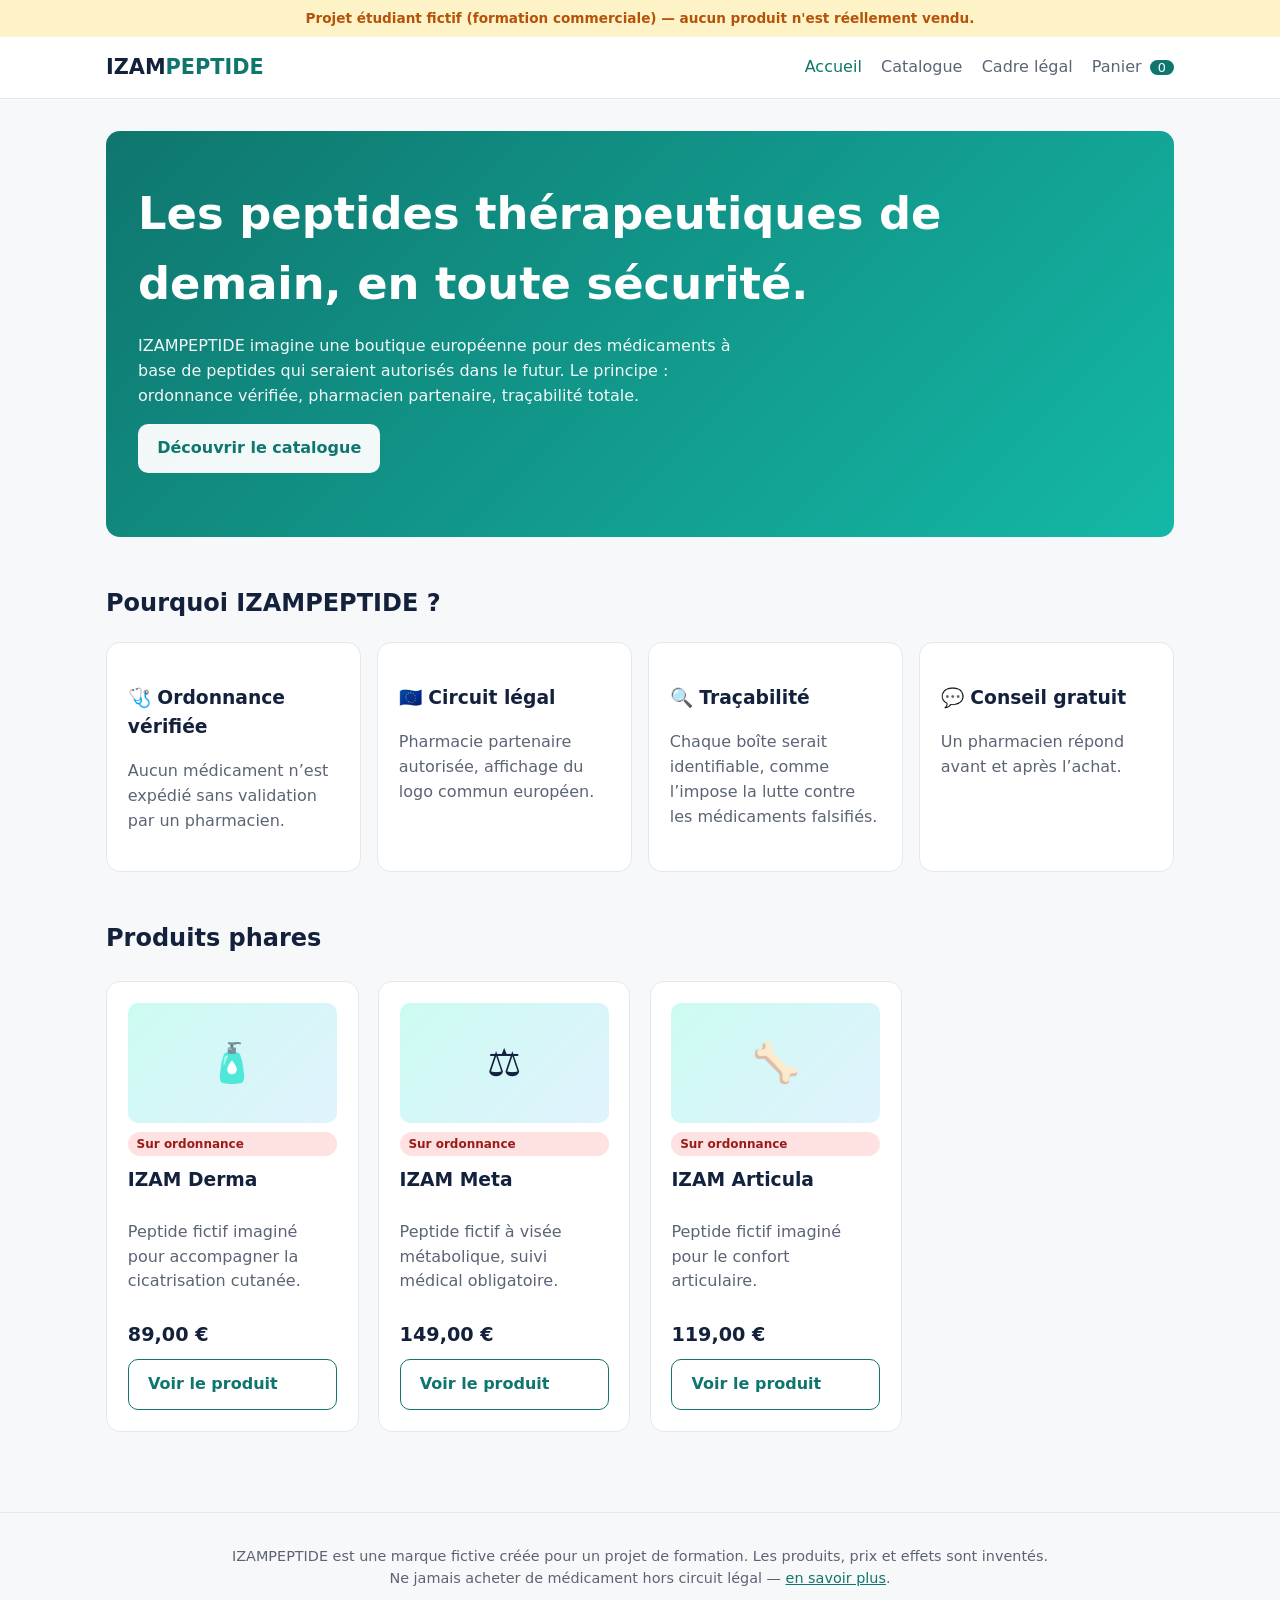
<file: index.html>
<!doctype html>
<html lang="fr">
<head>
<meta charset="utf-8">
<meta name="viewport" content="width=device-width, initial-scale=1">
<title>IZAMPEPTIDE — Boutique</title>
<link rel="stylesheet" href="assets/style.css">
</head>
<body>
<div class="notice">Projet étudiant fictif (formation commerciale) — aucun produit n'est réellement vendu.</div>
<header><nav class="nav">
  <a class="logo" href="index.html">IZAM<span>PEPTIDE</span></a>
  <ul>
    <li><a href="index.html" class="active">Accueil</a></li>
    <li><a href="catalogue.html">Catalogue</a></li>
    <li><a href="legal.html">Cadre légal</a></li>
    <li><a href="panier.html">Panier <span class="cart-badge">0</span></a></li>
  </ul>
</nav></header>
<main>
<div class="hero">
  <h1>Les peptides thérapeutiques de demain, en toute sécurité.</h1>
  <p>IZAMPEPTIDE imagine une boutique européenne pour des médicaments à base de peptides qui seraient autorisés dans le futur. Le principe : ordonnance vérifiée, pharmacien partenaire, traçabilité totale.</p>
  <p><a class="btn light" href="catalogue.html">Découvrir le catalogue</a></p>
</div>
<section>
  <h2>Pourquoi IZAMPEPTIDE ?</h2>
  <div class="features">
    <div class="box"><h3>🩺 Ordonnance vérifiée</h3><p class="muted">Aucun médicament n’est expédié sans validation par un pharmacien.</p></div>
    <div class="box"><h3>🇪🇺 Circuit légal</h3><p class="muted">Pharmacie partenaire autorisée, affichage du logo commun européen.</p></div>
    <div class="box"><h3>🔍 Traçabilité</h3><p class="muted">Chaque boîte serait identifiable, comme l’impose la lutte contre les médicaments falsifiés.</p></div>
    <div class="box"><h3>💬 Conseil gratuit</h3><p class="muted">Un pharmacien répond avant et après l’achat.</p></div>
  </div>
</section>
<section>
  <h2>Produits phares</h2>
  <div class="grid" id="featured"></div>
</section>
</main>
<footer>
  IZAMPEPTIDE est une marque fictive créée pour un projet de formation. Les produits, prix et effets sont inventés.<br>
  Ne jamais acheter de médicament hors circuit légal — <a href="legal.html">en savoir plus</a>.
</footer>
<script src="assets/app.js"></script>
</body>
</html>
</file>
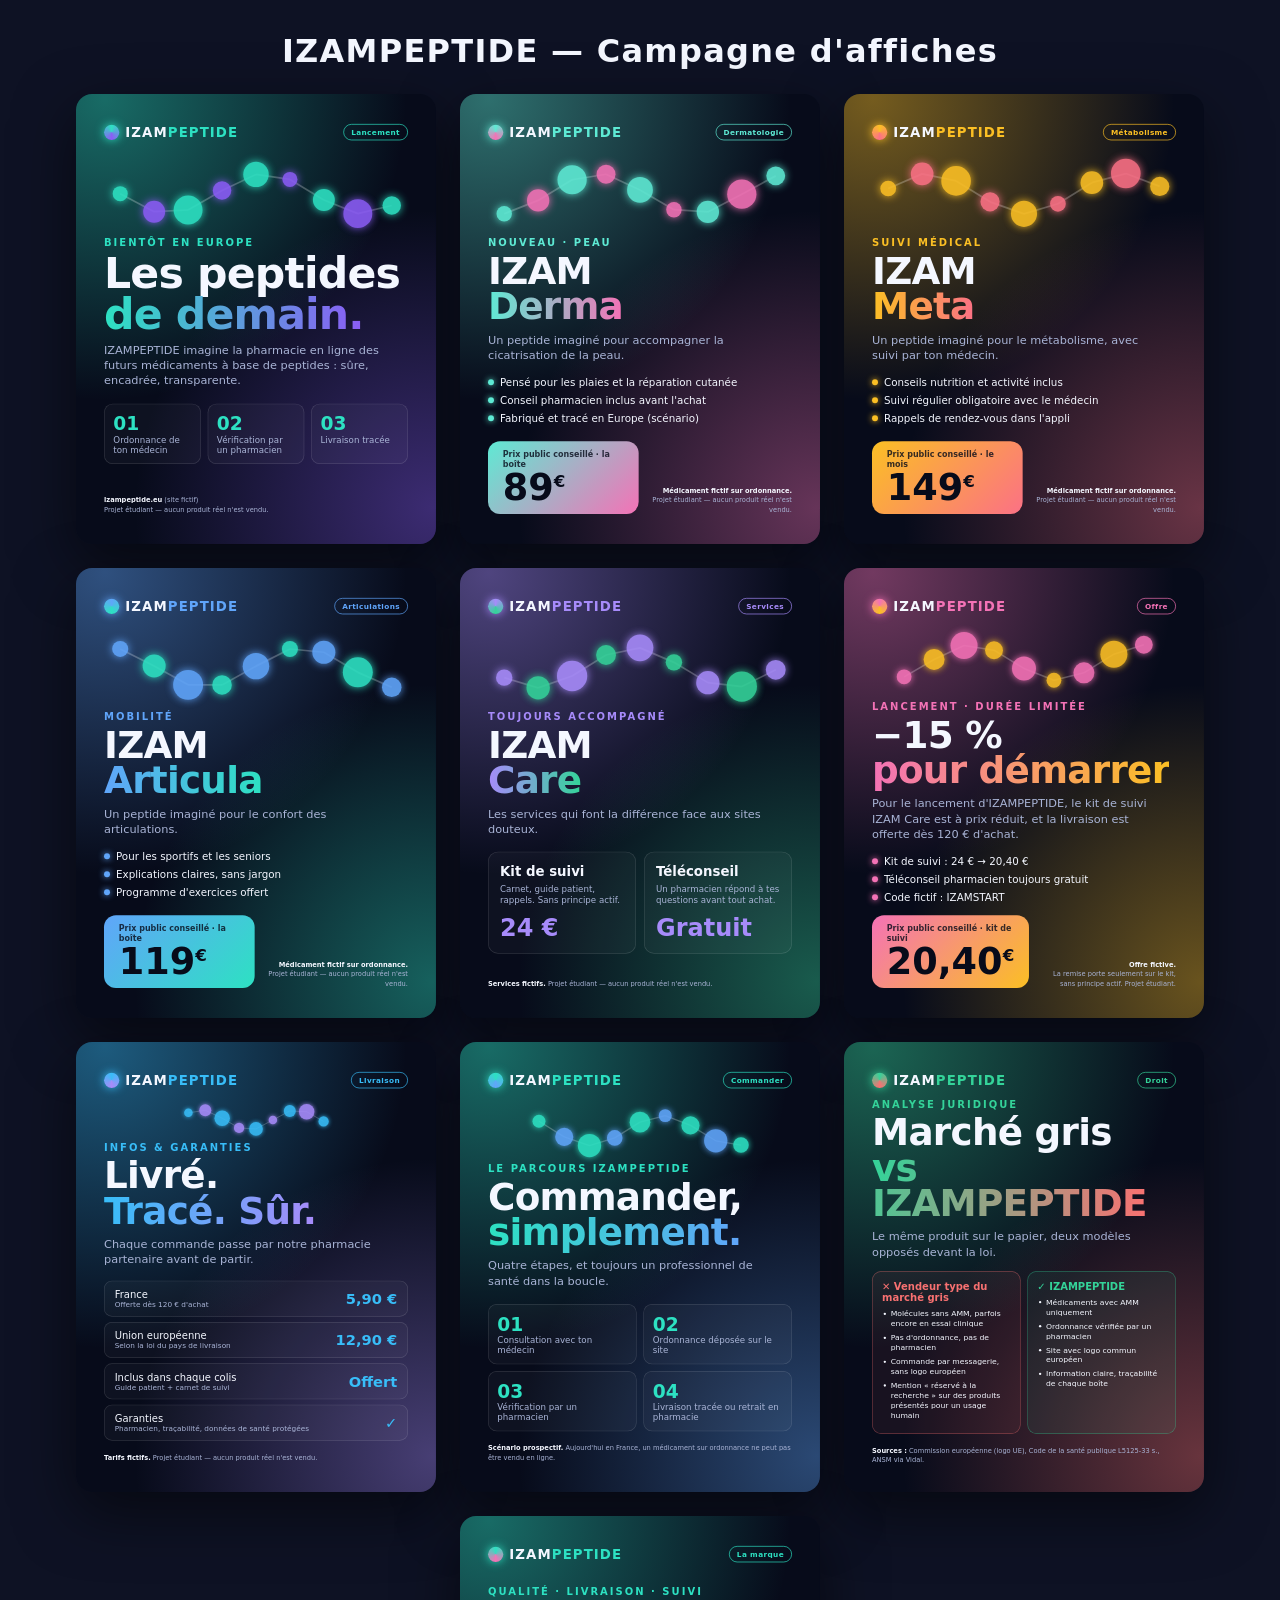
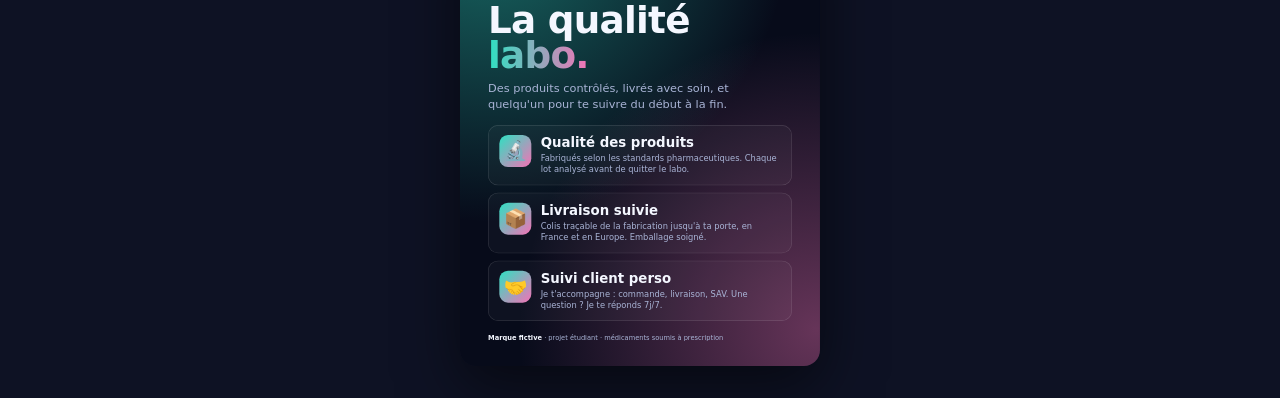
<file: affiches/index.html>
<!doctype html>
<html lang="fr">
<head>
<meta charset="utf-8">
<meta name="viewport" content="width=device-width, initial-scale=1">
<title>Affiches IZAMPEPTIDE</title>
<style>
:root{--night:#070b1a;--ink:#f4f7ff;--soft:#a9b4d6;--teal:#2de1c2;--violet:#8b5cf6;--pink:#f472b6;--gold:#fbbf24}
*{box-sizing:border-box;margin:0}
body{background:#0e1224;font-family:"Inter",system-ui,sans-serif;color:var(--ink)}
.gallery{display:flex;flex-wrap:wrap;gap:24px;justify-content:center;padding:32px 16px}
.gallery h1{width:100%;text-align:center;font-weight:800;letter-spacing:.04em}
.frame{width:360px;height:450px;overflow:hidden;border-radius:16px;box-shadow:0 20px 60px #0008}
.frame .poster{transform:scale(.3333);transform-origin:0 0}
body.solo{background:var(--night)}
body.solo .gallery{padding:0;gap:0;display:block}
body.solo .gallery h1,body.solo .frame:not(.show){display:none}
body.solo .frame{width:1080px;height:1350px;border-radius:0;box-shadow:none}
body.solo .frame .poster{transform:none}

/* ---------- POSTER ---------- */
.poster{width:1080px;height:1350px;position:relative;overflow:hidden;background:var(--night);padding:90px 84px;display:flex;flex-direction:column}
.poster::before{content:"";position:absolute;inset:-20%;background:
  radial-gradient(circle at 20% 15%,color-mix(in srgb,var(--c1) 45%,transparent),transparent 45%),
  radial-gradient(circle at 85% 80%,color-mix(in srgb,var(--c2) 40%,transparent),transparent 45%);
  animation:drift 9s ease-in-out infinite alternate;z-index:0}
.poster::after{content:"";position:absolute;inset:0;background-image:linear-gradient(#ffffff08 1px,transparent 1px),linear-gradient(90deg,#ffffff08 1px,transparent 1px);background-size:54px 54px;z-index:0}
.poster>*{position:relative;z-index:1}
@keyframes drift{to{transform:translate(4%,-3%) rotate(6deg)}}

.brand{display:flex;align-items:center;gap:18px;font-weight:900;font-size:40px;letter-spacing:.08em;animation:down .9s cubic-bezier(.2,.8,.2,1) both}
.brand i{width:46px;height:46px;border-radius:50%;background:conic-gradient(var(--c1),var(--c2),var(--c1));animation:spin 4s linear infinite;box-shadow:0 0 30px var(--c1)}
.brand b{color:var(--c1)}
.chip{margin-left:auto;font-size:22px;font-weight:700;letter-spacing:.05em;padding:10px 22px;border-radius:99px;border:2px solid var(--c1);color:var(--c1)}
@keyframes spin{to{transform:rotate(360deg)}}

/* chaîne d'acides aminés */
.chain{height:260px;margin:30px -84px 0;animation:float 4s ease-in-out infinite}
@keyframes float{50%{transform:translateY(16px)}}
.chain circle{animation:pulse 2.4s ease-in-out infinite;transform-box:fill-box;transform-origin:center}
.chain line{stroke:#ffffff40;stroke-width:6;stroke-dasharray:200;stroke-dashoffset:200;animation:draw 1.4s .3s ease forwards}
@keyframes pulse{0%,100%{transform:scale(.85)}50%{transform:scale(1.12)}}
@keyframes draw{to{stroke-dashoffset:0}}

.kicker{font-size:30px;font-weight:700;color:var(--c1);letter-spacing:.2em;text-transform:uppercase;animation:up .8s .5s both}
h2{font-size:112px;line-height:.95;font-weight:900;letter-spacing:-.02em;margin-top:14px;animation:up .9s .65s both}
h2 span{background:linear-gradient(90deg,var(--c1),var(--c2));-webkit-background-clip:text;background-clip:text;color:transparent}
.lead{font-size:34px;color:var(--soft);margin-top:24px;max-width:860px;line-height:1.35;animation:up .9s .85s both}
ul.points{list-style:none;padding:0;margin-top:40px;display:grid;gap:18px}
ul.points li{font-size:31px;display:flex;gap:18px;align-items:center;animation:left .7s both}
ul.points li:nth-child(1){animation-delay:1.05s}ul.points li:nth-child(2){animation-delay:1.25s}ul.points li:nth-child(3){animation-delay:1.45s}
ul.points li::before{content:"";flex:none;width:18px;height:18px;border-radius:50%;background:var(--c1);box-shadow:0 0 18px var(--c1)}

.bottom{margin-top:auto;padding-top:36px;display:flex;align-items:flex-end;justify-content:space-between;gap:30px}
.price{background:linear-gradient(135deg,var(--c1),var(--c2));color:var(--night);border-radius:36px;padding:26px 44px;animation:pop .8s 1.7s cubic-bezier(.3,1.6,.5,1) both,glow 2.5s 2.5s ease-in-out infinite}
.price small{display:block;font-size:24px;font-weight:700;opacity:.8}
.price strong{font-size:110px;font-weight:900;line-height:1}
.price strong sup{font-size:50px}
.legal{font-size:20px;color:var(--soft);max-width:430px;text-align:right;line-height:1.4;animation:up .8s 2s both}
.legal b{color:var(--ink)}
@keyframes pop{from{transform:scale(0) rotate(-8deg);opacity:0}}
@keyframes glow{50%{box-shadow:0 0 70px color-mix(in srgb,var(--c1) 70%,transparent)}}
@keyframes up{from{opacity:0;transform:translateY(50px)}}
@keyframes down{from{opacity:0;transform:translateY(-40px)}}
@keyframes left{from{opacity:0;transform:translateX(-60px)}}

/* thèmes */
.p-launch{--c1:var(--teal);--c2:var(--violet)}
.p-derma{--c1:#5eead4;--c2:var(--pink)}
.p-meta{--c1:var(--gold);--c2:#fb7185}
.p-joint{--c1:#60a5fa;--c2:var(--teal)}
.p-care{--c1:#a78bfa;--c2:#34d399}
.p-launch h2{font-size:128px}
.steps{display:grid;grid-template-columns:repeat(3,1fr);gap:20px;margin-top:46px}
.steps div{border:2px solid #ffffff22;border-radius:26px;padding:26px;background:#ffffff08;font-size:26px;color:var(--soft);animation:up .7s both}
.steps div:nth-child(1){animation-delay:1.1s}.steps div:nth-child(2){animation-delay:1.3s}.steps div:nth-child(3){animation-delay:1.5s}
.steps b{display:block;font-size:56px;color:var(--c1);font-weight:900}
.duo{display:grid;grid-template-columns:1fr 1fr;gap:24px;margin-top:44px}
.duo div{border:2px solid #ffffff22;border-radius:30px;padding:34px;background:#ffffff08;animation:up .8s both}
.duo div:nth-child(1){animation-delay:1.1s}.duo div:nth-child(2){animation-delay:1.35s}
.duo h3{font-size:40px;font-weight:800}
.duo p{font-size:26px;color:var(--soft);margin:12px 0 22px;line-height:1.35}
.duo strong{font-size:72px;font-weight:900;color:var(--c1)}
.p-offer{--c1:#f472b6;--c2:var(--gold)}
.p-ship{--c1:#38bdf8;--c2:#a78bfa}
.p-order{--c1:var(--teal);--c2:#60a5fa}
.p-law{--c1:#34d399;--c2:#f87171}
.rows{display:grid;gap:16px;margin-top:40px}
.rows div{display:flex;justify-content:space-between;align-items:center;gap:20px;border:2px solid #ffffff22;border-radius:24px;padding:22px 30px;background:#ffffff08;font-size:30px;animation:left .7s both}
.rows div:nth-child(1){animation-delay:1.05s}.rows div:nth-child(2){animation-delay:1.25s}.rows div:nth-child(3){animation-delay:1.45s}.rows div:nth-child(4){animation-delay:1.65s}
.rows strong{font-size:44px;font-weight:900;color:var(--c1);white-space:nowrap}
.rows small{display:block;font-size:22px;color:var(--soft)}
.steps.four{grid-template-columns:repeat(2,1fr)}
.steps div:nth-child(4){animation-delay:1.7s}
.vs{display:grid;grid-template-columns:1fr 1fr;gap:20px;margin-top:34px}
.vs>div{border-radius:28px;padding:26px 28px;animation:up .8s both}
.vs>div:first-child{border:2px solid #f8717166;background:#f8717112;animation-delay:1.1s}
.vs>div:last-child{border:2px solid #34d39966;background:#34d39912;animation-delay:1.35s}
.vs h3{font-size:30px;font-weight:800;margin-bottom:16px}
.vs>div:first-child h3{color:#f87171}.vs>div:last-child h3{color:#34d399}
.vs li{font-size:23px;line-height:1.3;margin-bottom:12px;color:var(--ink)}
.vs ul{padding-left:26px}
.p-brand{--c1:var(--teal);--c2:var(--pink)}
.p-brand .chain{display:none}
.p-brand .kicker{margin-top:70px}
.pillars{display:grid;gap:22px;margin-top:40px}
.pillars>div{display:flex;gap:28px;align-items:flex-start;border:2px solid #ffffff22;border-radius:30px;padding:28px 32px;background:#ffffff08;animation:left .7s both}
.pillars>div:nth-child(1){animation-delay:1.05s}.pillars>div:nth-child(2){animation-delay:1.3s}.pillars>div:nth-child(3){animation-delay:1.55s}
.pillars i{flex:none;font-style:normal;font-size:56px;width:96px;height:96px;border-radius:26px;display:grid;place-items:center;background:linear-gradient(135deg,var(--c1),var(--c2))}
.pillars h3{font-size:40px;font-weight:900}
.pillars p{font-size:25px;color:var(--soft);margin-top:8px;line-height:1.35}
</style>
</head>
<body>
<div class="gallery" id="gallery"><h1>IZAMPEPTIDE — Campagne d'affiches</h1></div>

<script>
// Produits, prix et effets 100 % fictifs (projet de formation commerciale).
const LEGAL = "<b>Médicament fictif sur ordonnance.</b><br>Projet étudiant — aucun produit réel n'est vendu.";
const POSTERS = [
  { cls: "p-launch", chip: "Lancement", kicker: "Bientôt en Europe",
    title: "Les peptides<br><span>de demain.</span>",
    lead: "IZAMPEPTIDE imagine la pharmacie en ligne des futurs médicaments à base de peptides : sûre, encadrée, transparente.",
    extra: `<div class="steps"><div><b>01</b>Ordonnance de ton médecin</div><div><b>02</b>Vérification par un pharmacien</div><div><b>03</b>Livraison tracée</div></div>`,
    bottom: `<div class="legal" style="text-align:left;max-width:none"><b>izampeptide.eu</b> (site fictif)<br>Projet étudiant — aucun produit réel n'est vendu.</div>` },
  { cls: "p-derma", chip: "Dermatologie", kicker: "Nouveau · Peau",
    title: "IZAM<br><span>Derma</span>",
    lead: "Un peptide imaginé pour accompagner la cicatrisation de la peau.",
    points: ["Pensé pour les plaies et la réparation cutanée", "Conseil pharmacien inclus avant l'achat", "Fabriqué et tracé en Europe (scénario)"],
    price: "89", unit: "la boîte" },
  { cls: "p-meta", chip: "Métabolisme", kicker: "Suivi médical",
    title: "IZAM<br><span>Meta</span>",
    lead: "Un peptide imaginé pour le métabolisme, avec suivi par ton médecin.",
    points: ["Conseils nutrition et activité inclus", "Suivi régulier obligatoire avec le médecin", "Rappels de rendez-vous dans l'appli"],
    price: "149", unit: "le mois" },
  { cls: "p-joint", chip: "Articulations", kicker: "Mobilité",
    title: "IZAM<br><span>Articula</span>",
    lead: "Un peptide imaginé pour le confort des articulations.",
    points: ["Pour les sportifs et les seniors", "Explications claires, sans jargon", "Programme d'exercices offert"],
    price: "119", unit: "la boîte" },
  { cls: "p-care", chip: "Services", kicker: "Toujours accompagné",
    title: "IZAM<br><span>Care</span>",
    lead: "Les services qui font la différence face aux sites douteux.",
    extra: `<div class="duo">
      <div><h3>Kit de suivi</h3><p>Carnet, guide patient, rappels. Sans principe actif.</p><strong>24 €</strong></div>
      <div><h3>Téléconseil</h3><p>Un pharmacien répond à tes questions avant tout achat.</p><strong>Gratuit</strong></div></div>`,
    bottom: `<div class="legal" style="text-align:left;max-width:none"><b>Services fictifs.</b> Projet étudiant — aucun produit réel n'est vendu.</div>` }  ,{ cls: "p-offer", chip: "Offre", kicker: "Lancement · Durée limitée",
    title: "−15 %<br><span>pour démarrer</span>",
    lead: "Pour le lancement d'IZAMPEPTIDE, le kit de suivi IZAM Care est à prix réduit, et la livraison est offerte dès 120 € d'achat.",
    points: ["Kit de suivi : 24 € → 20,40 €", "Téléconseil pharmacien toujours gratuit", "Code fictif : IZAMSTART"],
    price: "20,40", unit: "kit de suivi",
    legalTxt: "<b>Offre fictive.</b><br>La remise porte seulement sur le kit, sans principe actif. Projet étudiant." },
  { cls: "p-ship", chip: "Livraison", kicker: "Infos & garanties",
    title: "Livré.<br><span>Tracé. Sûr.</span>",
    lead: "Chaque commande passe par notre pharmacie partenaire avant de partir.",
    extra: `<div class="rows">
      <div><span>France<small>Offerte dès 120 € d'achat</small></span><strong>5,90 €</strong></div>
      <div><span>Union européenne<small>Selon la loi du pays de livraison</small></span><strong>12,90 €</strong></div>
      <div><span>Inclus dans chaque colis<small>Guide patient + carnet de suivi</small></span><strong>Offert</strong></div>
      <div><span>Garanties<small>Pharmacien, traçabilité, données de santé protégées</small></span><strong>✓</strong></div></div>`,
    bottom: `<div class="legal" style="text-align:left;max-width:none"><b>Tarifs fictifs.</b> Projet étudiant — aucun produit réel n'est vendu.</div>` },
  { cls: "p-order", chip: "Commander", kicker: "Le parcours IZAMPEPTIDE",
    title: "Commander,<br><span>simplement.</span>",
    lead: "Quatre étapes, et toujours un professionnel de santé dans la boucle.",
    extra: `<div class="steps four"><div><b>01</b>Consultation avec ton médecin</div><div><b>02</b>Ordonnance déposée sur le site</div><div><b>03</b>Vérification par un pharmacien</div><div><b>04</b>Livraison tracée ou retrait en pharmacie</div></div>`,
    bottom: `<div class="legal" style="text-align:left;max-width:none"><b>Scénario prospectif.</b> Aujourd'hui en France, un médicament sur ordonnance ne peut pas être vendu en ligne.</div>` },
  { cls: "p-law", chip: "Droit", kicker: "Analyse juridique",
    title: "Marché gris<br><span>vs IZAMPEPTIDE</span>",
    lead: "Le même produit sur le papier, deux modèles opposés devant la loi.",
    extra: `<div class="vs">
      <div><h3>✕ Vendeur type du marché gris</h3><ul>
        <li>Molécules sans AMM, parfois encore en essai clinique</li>
        <li>Pas d'ordonnance, pas de pharmacien</li>
        <li>Commande par messagerie, sans logo européen</li>
        <li>Mention « réservé à la recherche » sur des produits présentés pour un usage humain</li></ul></div>
      <div><h3>✓ IZAMPEPTIDE</h3><ul>
        <li>Médicaments avec AMM uniquement</li>
        <li>Ordonnance vérifiée par un pharmacien</li>
        <li>Site avec logo commun européen</li>
        <li>Information claire, traçabilité de chaque boîte</li></ul></div></div>`,
    bottom: `<div class="legal" style="text-align:left;max-width:none"><b>Sources :</b> Commission européenne (logo UE), Code de la santé publique L5125-33 s., ANSM via Vidal.</div>` }
 ,{ cls: "p-brand", chip: "La marque", kicker: "Qualité · Livraison · Suivi",
    title: "La qualité<br><span>labo.</span>",
    lead: "Des produits contrôlés, livrés avec soin, et quelqu'un pour te suivre du début à la fin.",
    extra: `<div class="pillars">
      <div><i>🔬</i><div><h3>Qualité des produits</h3><p>Fabriqués selon les standards pharmaceutiques. Chaque lot analysé avant de quitter le labo.</p></div></div>
      <div><i>📦</i><div><h3>Livraison suivie</h3><p>Colis traçable de la fabrication jusqu'à ta porte, en France et en Europe. Emballage soigné.</p></div></div>
      <div><i>🤝</i><div><h3>Suivi client perso</h3><p>Je t'accompagne : commande, livraison, SAV. Une question&nbsp;? Je te réponds 7j/7.</p></div></div></div>`,
    bottom: `<div class="legal" style="text-align:left;max-width:none"><b>Marque fictive</b> · projet étudiant · médicaments soumis à prescription</div>` }
];

function chain(seed) {
  const n = 9, w = 1080, out = [];
  for (let i = 0; i < n; i++) {
    const x = 70 + i * (w - 140) / (n - 1), y = 150 + Math.sin(i * 1.1 + seed) * 70;
    out.push({ x, y, r: 26 + ((i * 7 + seed * 3) % 5) * 6 });
  }
  const lines = out.slice(1).map((p, i) => `<line x1="${out[i].x}" y1="${out[i].y}" x2="${p.x}" y2="${p.y}"/>`).join("");
  const dots = out.map((p, i) => `<circle cx="${p.x}" cy="${p.y}" r="${p.r}" fill="${i % 2 ? "var(--c2)" : "var(--c1)"}" opacity=".9" style="animation-delay:${-i * .27}s;filter:drop-shadow(0 0 14px ${i % 2 ? "var(--c2)" : "var(--c1)"})"/>`).join("");
  return `<svg class="chain" viewBox="0 0 1080 300">${lines}${dots}</svg>`;
}

const g = document.getElementById("gallery");
POSTERS.forEach((p, i) => {
  const f = document.createElement("div");
  f.className = "frame";
  f.innerHTML = `<div class="poster ${p.cls}">
    <div class="brand"><i></i><span>IZAM<b>PEPTIDE</b></span><span class="chip">${p.chip}</span></div>
    ${chain(i * 1.7)}
    <div class="kicker">${p.kicker}</div>
    <h2>${p.title}</h2>
    <p class="lead">${p.lead}</p>
    ${p.points ? `<ul class="points">${p.points.map(t => `<li>${t}</li>`).join("")}</ul>` : ""}
    ${p.extra || ""}
    <div class="bottom">${p.bottom || `<div class="price"><small>Prix public conseillé · ${p.unit}</small><strong>${p.price}<sup>€</sup></strong></div><div class="legal">${p.legalTxt || LEGAL}</div>`}</div>
  </div>`;
  g.appendChild(f);
});

// ?n=1..10 : affiche une seule affiche en taille réelle (pour l'export)
const n = +new URLSearchParams(location.search).get("n");
if (n) { document.body.classList.add("solo"); g.querySelectorAll(".frame")[n - 1]?.classList.add("show"); }
</script>
</body>
</html>
</file>
<file: assets/style.css>
:root{--bg:#f7f8fa;--card:#fff;--ink:#14213d;--muted:#5b6475;--brand:#0f766e;--brand-2:#14b8a6;--warn:#b45309;--warn-bg:#fef3c7;--line:#e3e7ee;--radius:14px}
*{box-sizing:border-box}
body{margin:0;font-family:"Inter",system-ui,-apple-system,Segoe UI,Roboto,sans-serif;background:var(--bg);color:var(--ink);line-height:1.55}
a{color:var(--brand)}
.notice{background:var(--warn-bg);color:var(--warn);text-align:center;padding:.5rem 1rem;font-size:.85rem;font-weight:600}
header{background:var(--card);border-bottom:1px solid var(--line);position:sticky;top:0;z-index:10}
.nav{max-width:1100px;margin:auto;display:flex;align-items:center;justify-content:space-between;padding:.9rem 16px;gap:1rem;flex-wrap:wrap}
.logo{font-weight:800;font-size:1.3rem;text-decoration:none;color:var(--ink)}
.logo span{color:var(--brand)}
.nav ul{list-style:none;display:flex;gap:1.2rem;margin:0;padding:0;flex-wrap:wrap}
.nav ul a{text-decoration:none;color:var(--muted);font-weight:500}
.nav ul a:hover,.nav ul a.active{color:var(--brand)}
.cart-badge{background:var(--brand);color:#fff;border-radius:99px;padding:0 .5rem;font-size:.8rem;margin-left:.2rem}
main{max-width:1100px;margin:auto;padding:2rem 16px}
.hero{background:linear-gradient(135deg,var(--brand),var(--brand-2));color:#fff;border-radius:var(--radius);padding:3rem 2rem}
.hero h1{font-size:clamp(1.8rem,4vw,2.8rem);margin:0 0 .8rem}
.hero p{max-width:620px;opacity:.95}
.btn{display:inline-block;background:var(--brand);color:#fff;border:0;border-radius:10px;padding:.75rem 1.2rem;font-weight:600;text-decoration:none;cursor:pointer;font-size:1rem}
.btn.light{background:#fff;color:var(--brand)}
.btn.ghost{background:transparent;color:var(--brand);border:1px solid var(--brand)}
.btn:disabled{opacity:.5;cursor:not-allowed}
.grid{display:grid;grid-template-columns:repeat(auto-fill,minmax(240px,1fr));gap:1.2rem;margin-top:1.5rem}
.card{background:var(--card);border:1px solid var(--line);border-radius:var(--radius);padding:1.3rem;display:flex;flex-direction:column;gap:.6rem}
.card h3{margin:0}
.thumb{height:120px;border-radius:10px;background:linear-gradient(135deg,#ccfbf1,#e0f2fe);display:grid;place-items:center;font-size:2.4rem}
.tag{display:inline-block;font-size:.75rem;font-weight:600;padding:.15rem .55rem;border-radius:99px;background:#e0f2fe;color:#075985}
.tag.rx{background:#fee2e2;color:#991b1b}
.price{font-weight:800;font-size:1.2rem}
.muted{color:var(--muted)}
section{margin-top:3rem}
.features{display:grid;grid-template-columns:repeat(auto-fit,minmax(220px,1fr));gap:1rem}
.filters{display:flex;gap:.5rem;flex-wrap:wrap;margin-top:1rem}
.filters button{border:1px solid var(--line);background:var(--card);border-radius:99px;padding:.4rem .9rem;cursor:pointer}
.filters button.on{background:var(--brand);color:#fff;border-color:var(--brand)}
.product{display:grid;grid-template-columns:1fr 1fr;gap:2rem}
.product .thumb{height:320px;font-size:5rem}
@media(max-width:720px){.product{grid-template-columns:1fr}.hero{padding:2rem 1.2rem}}
table{width:100%;border-collapse:collapse;background:var(--card);border-radius:var(--radius);overflow:hidden}
th,td{padding:.8rem;border-bottom:1px solid var(--line);text-align:left}
.box{background:var(--card);border:1px solid var(--line);border-radius:var(--radius);padding:1.3rem}
.alert{background:var(--warn-bg);color:var(--warn);border-radius:10px;padding:1rem}
footer{border-top:1px solid var(--line);margin-top:3rem;padding:2rem 16px;text-align:center;color:var(--muted);font-size:.9rem}
.legal h2{margin-top:2rem}
.legal li{margin-bottom:.4rem}
input[type=file]{margin:.6rem 0}
</file>
